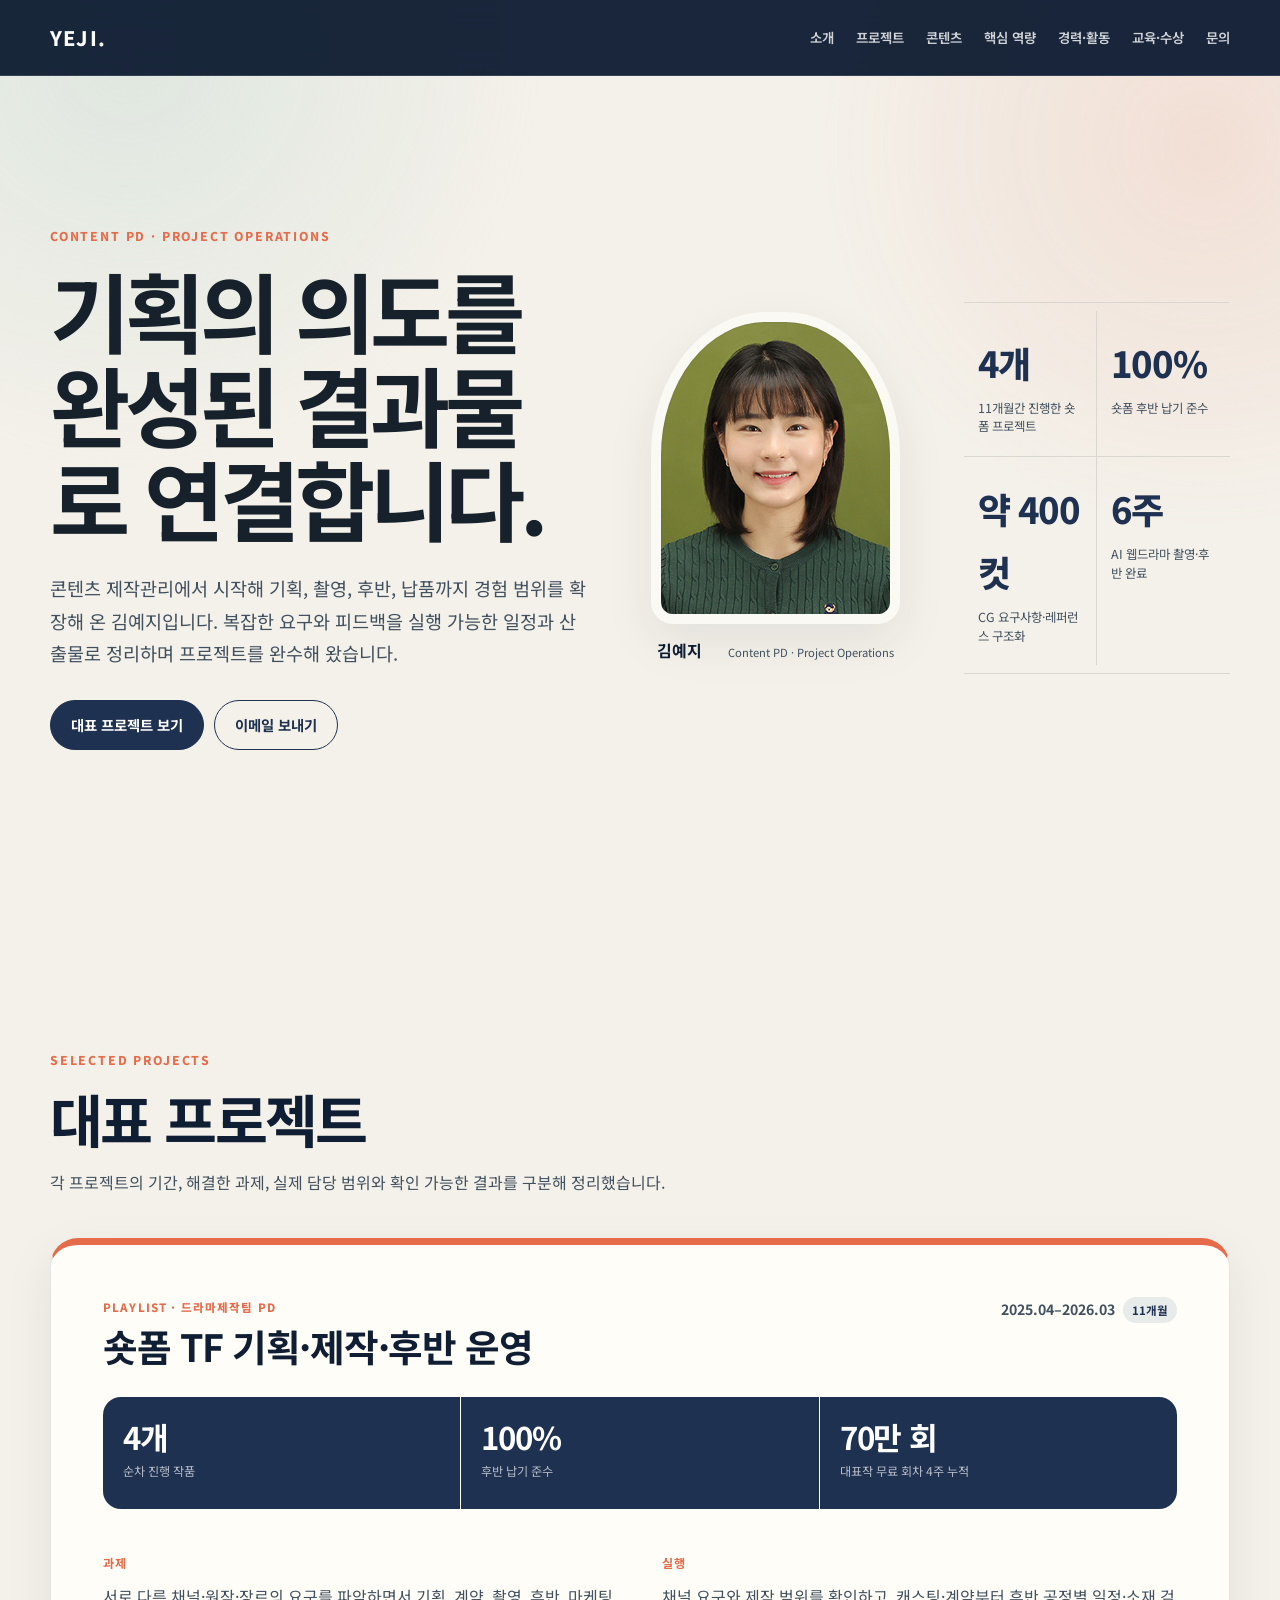
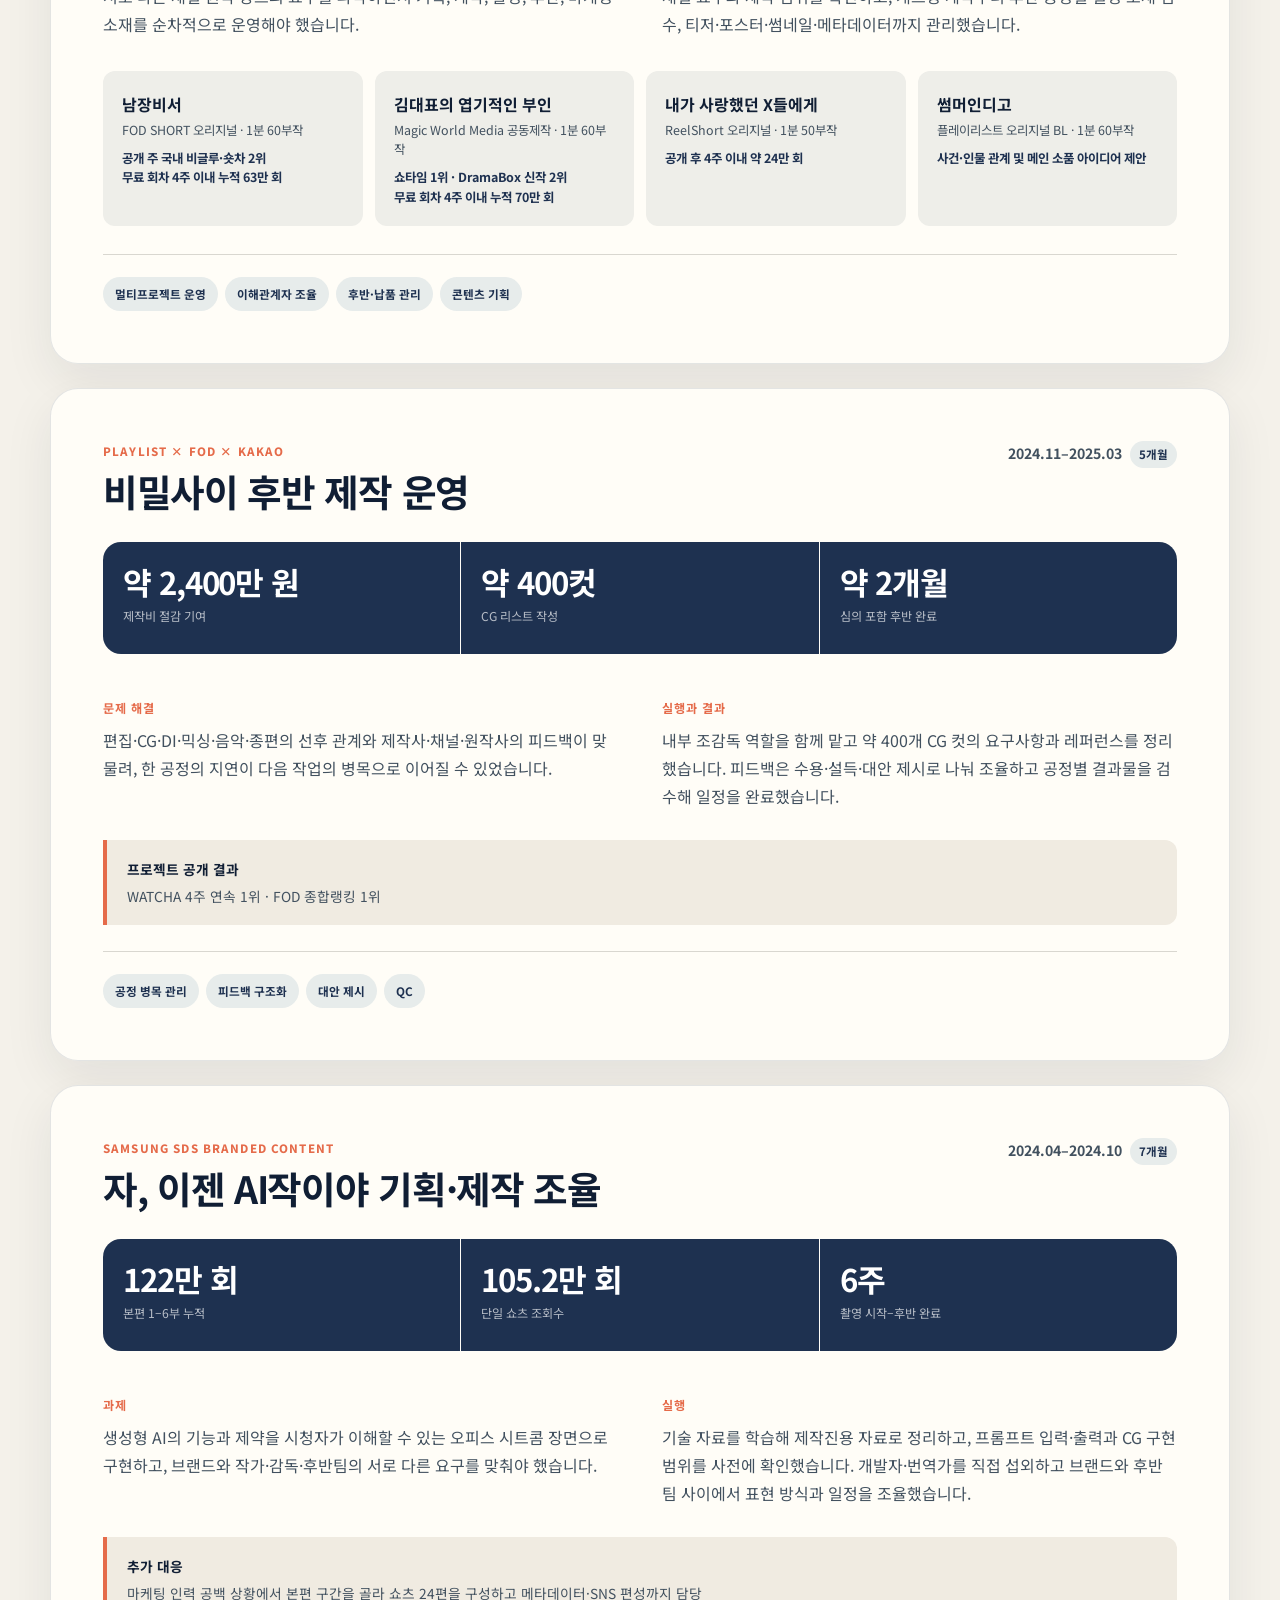
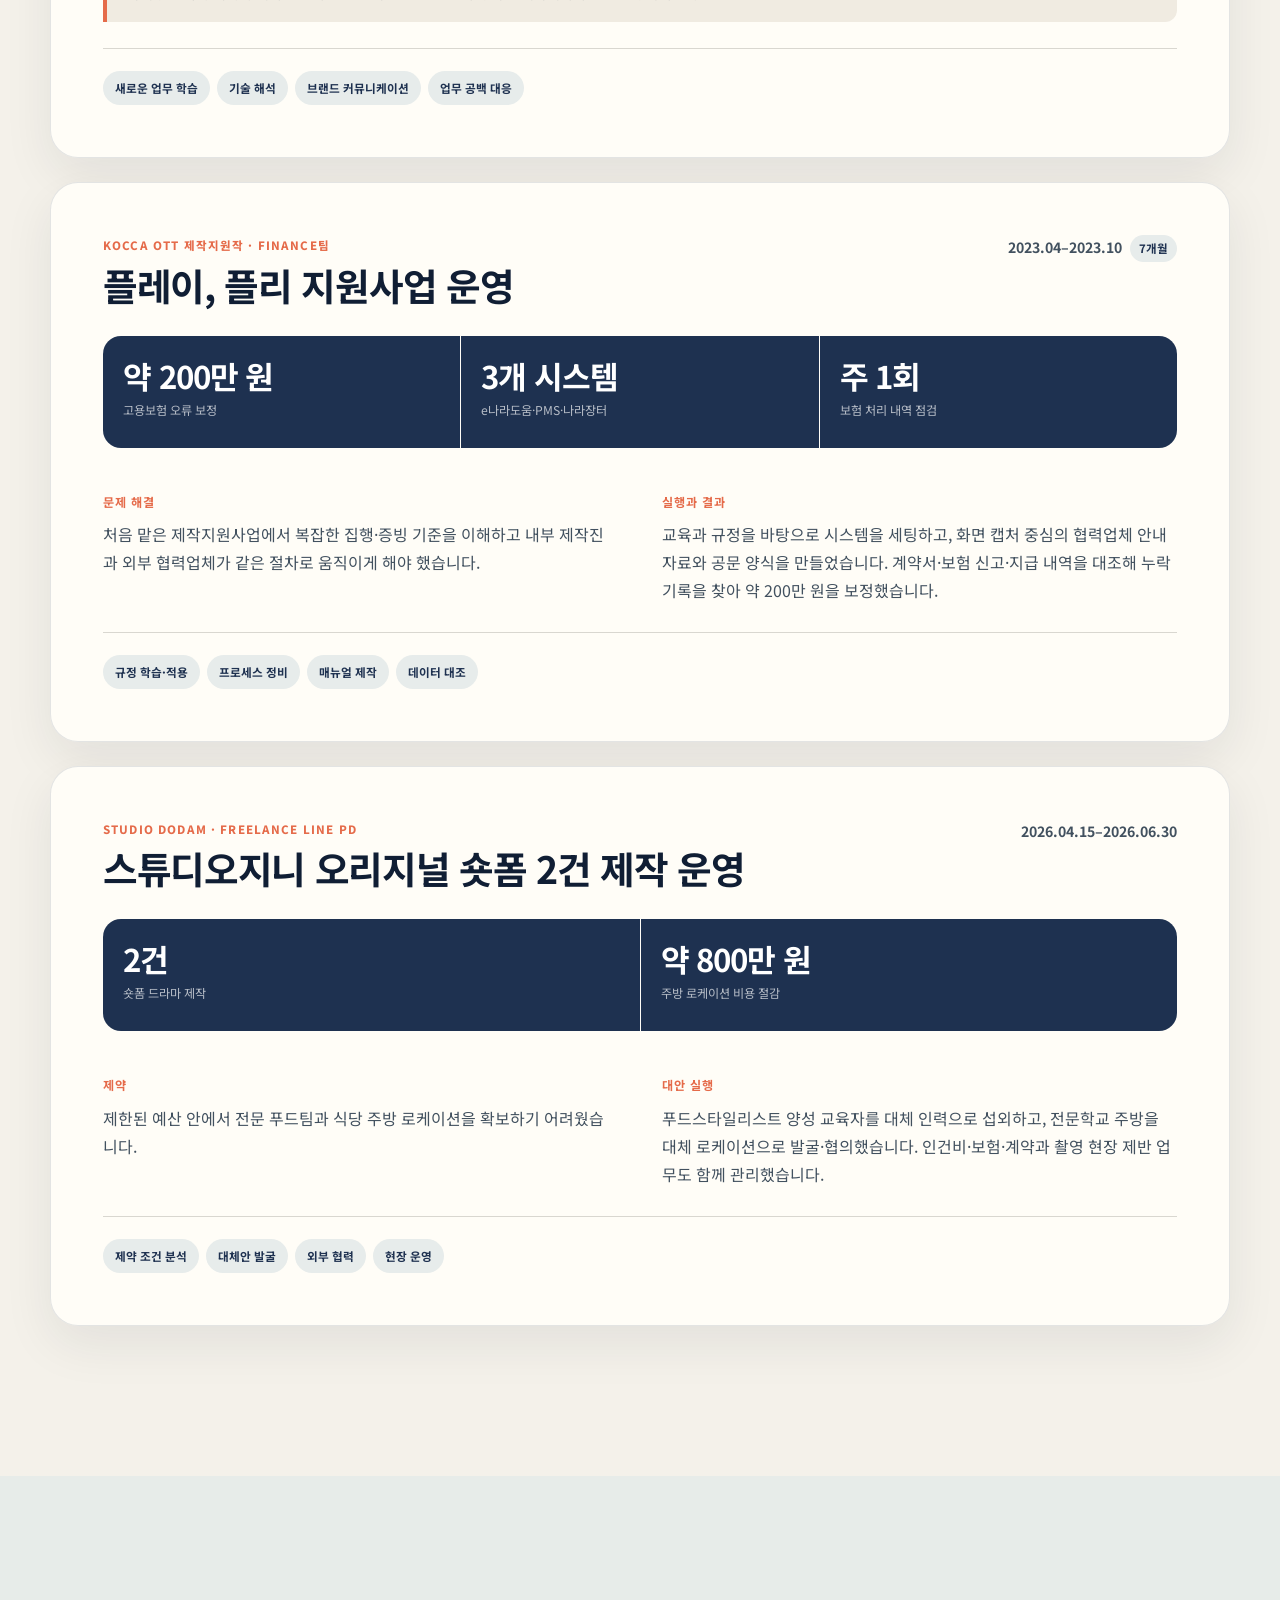
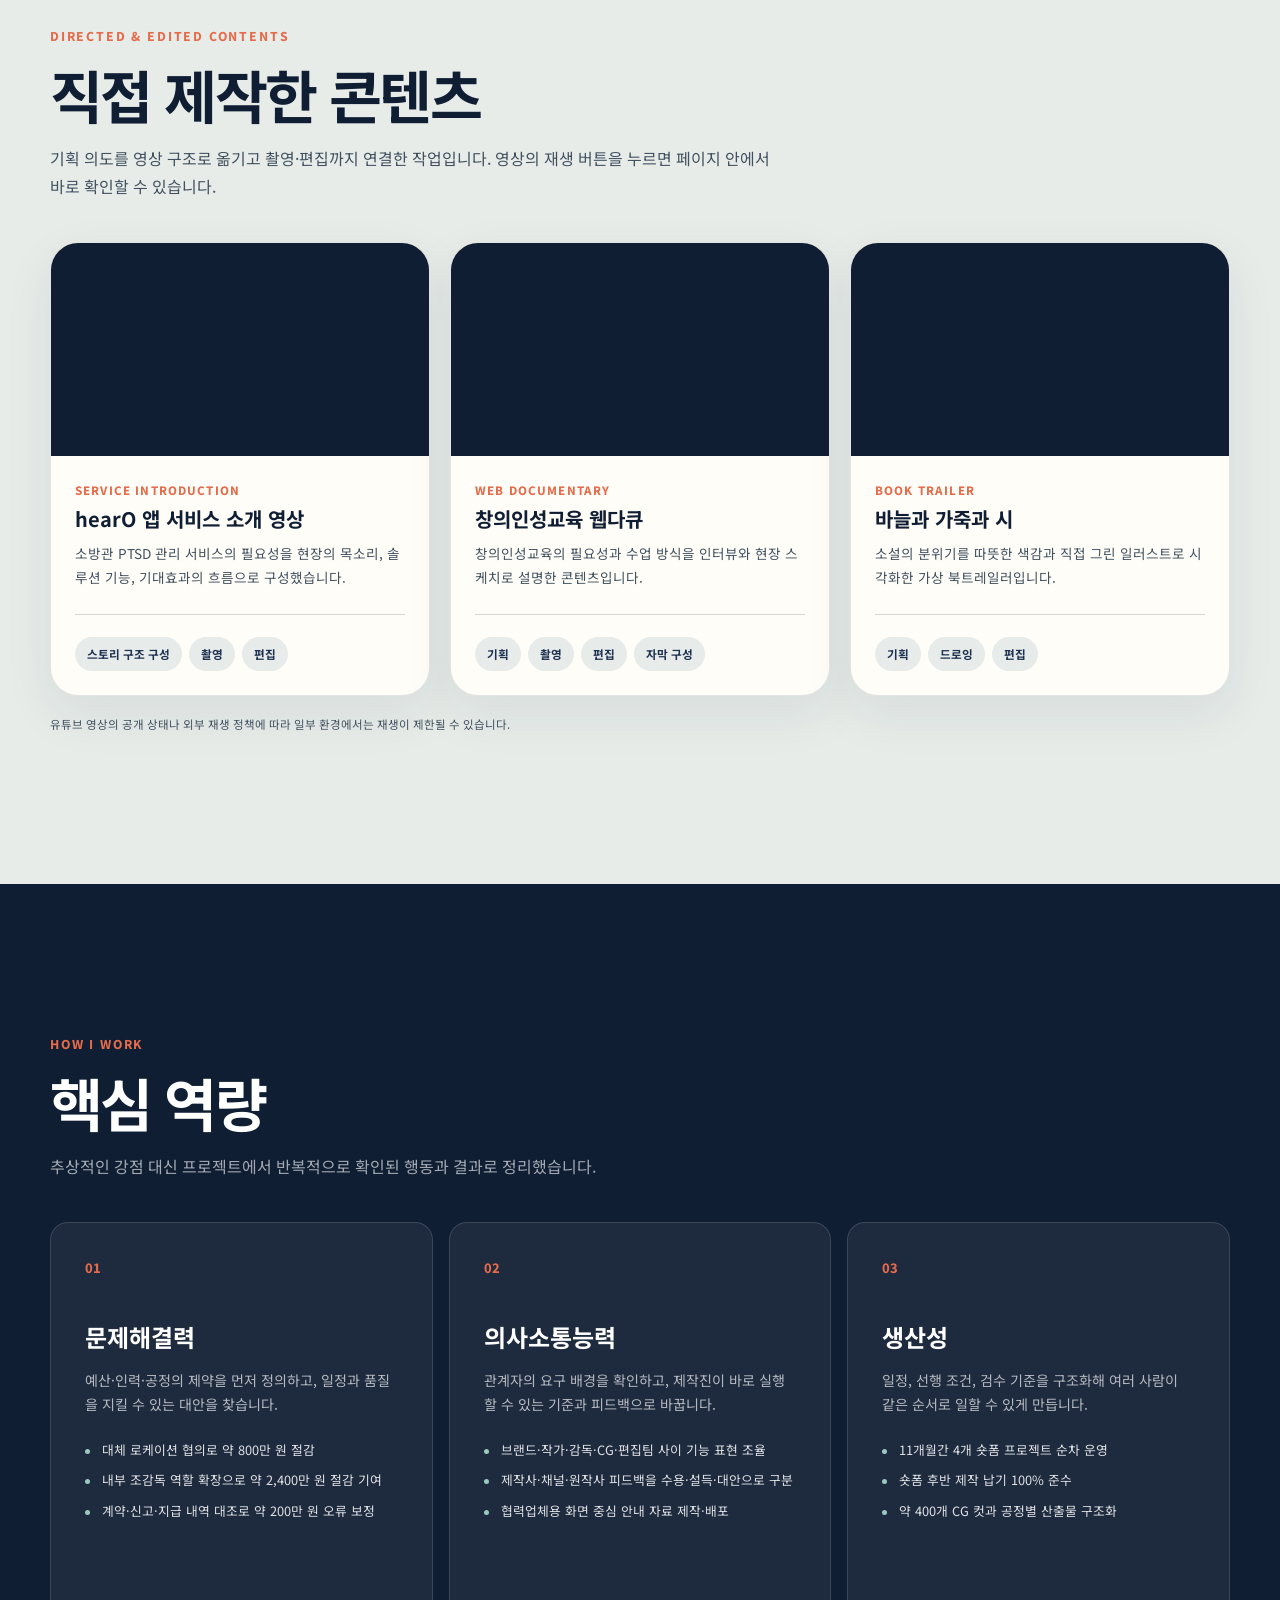
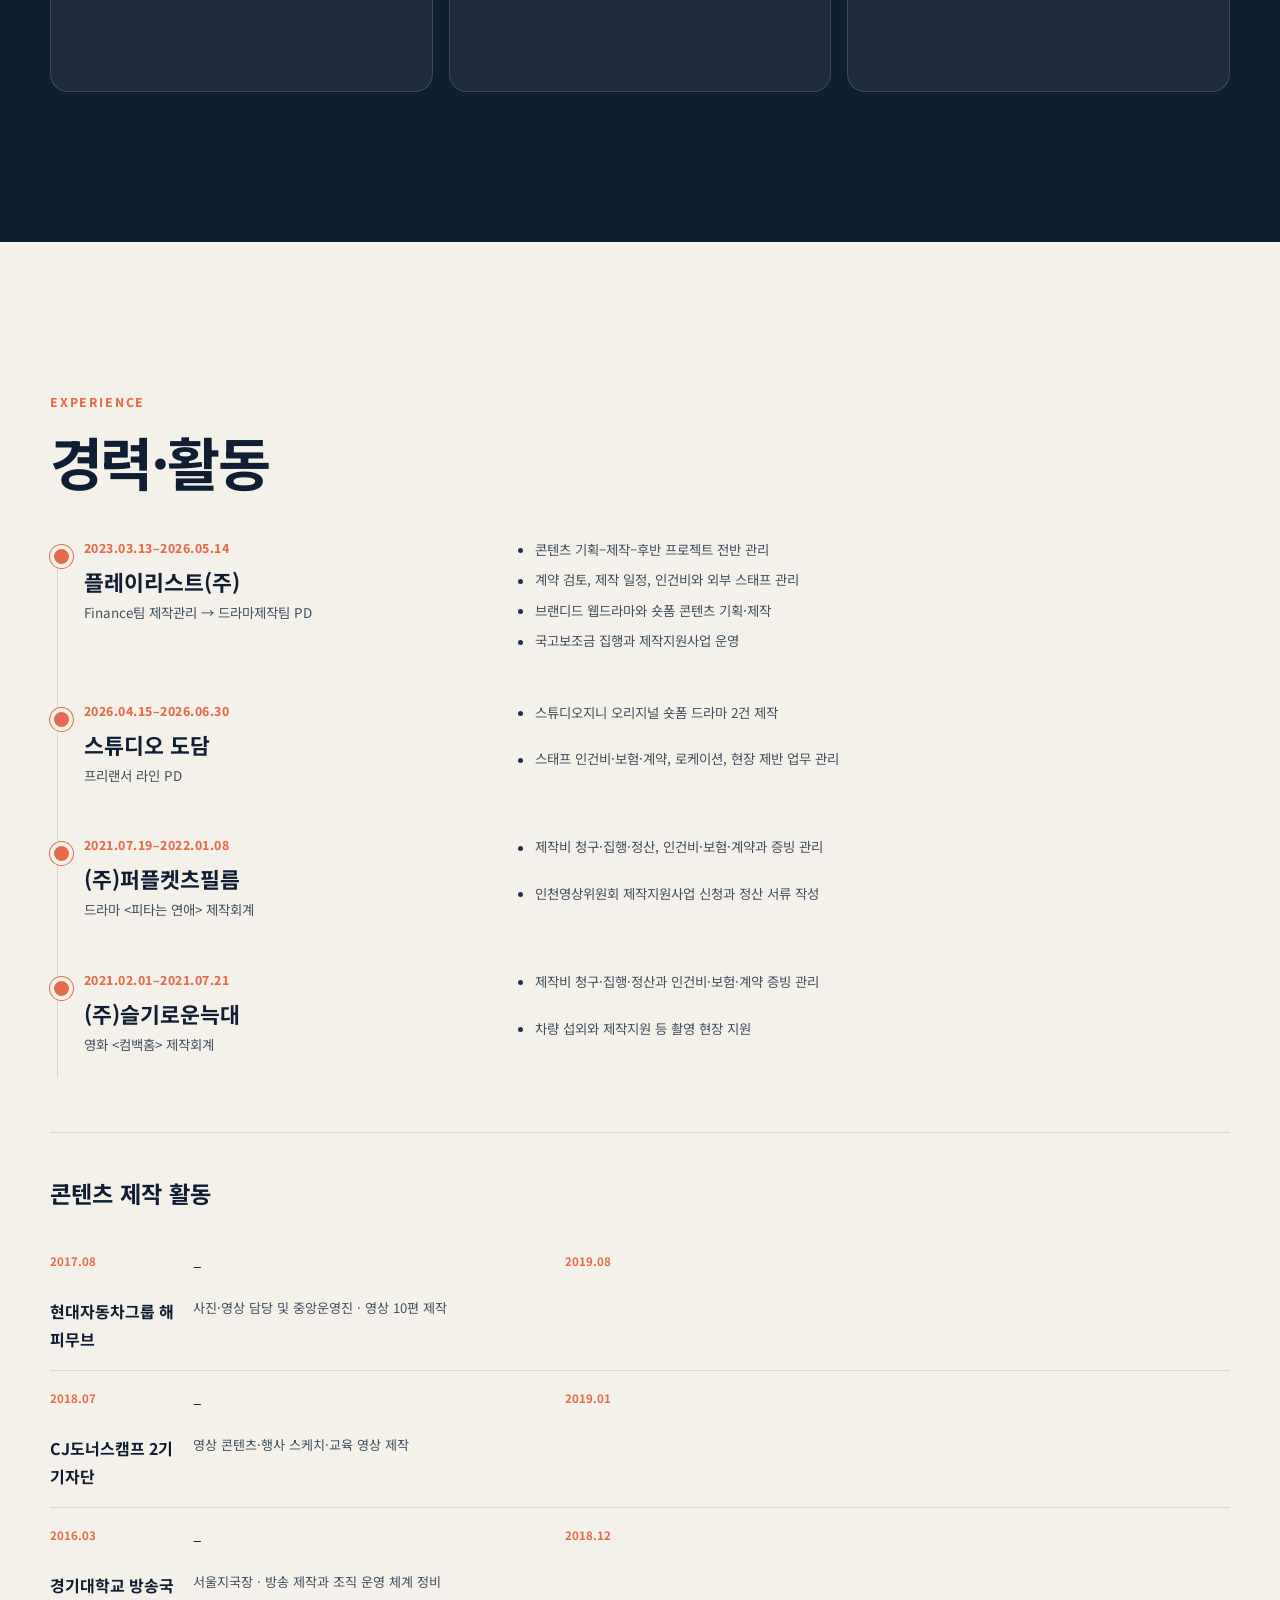
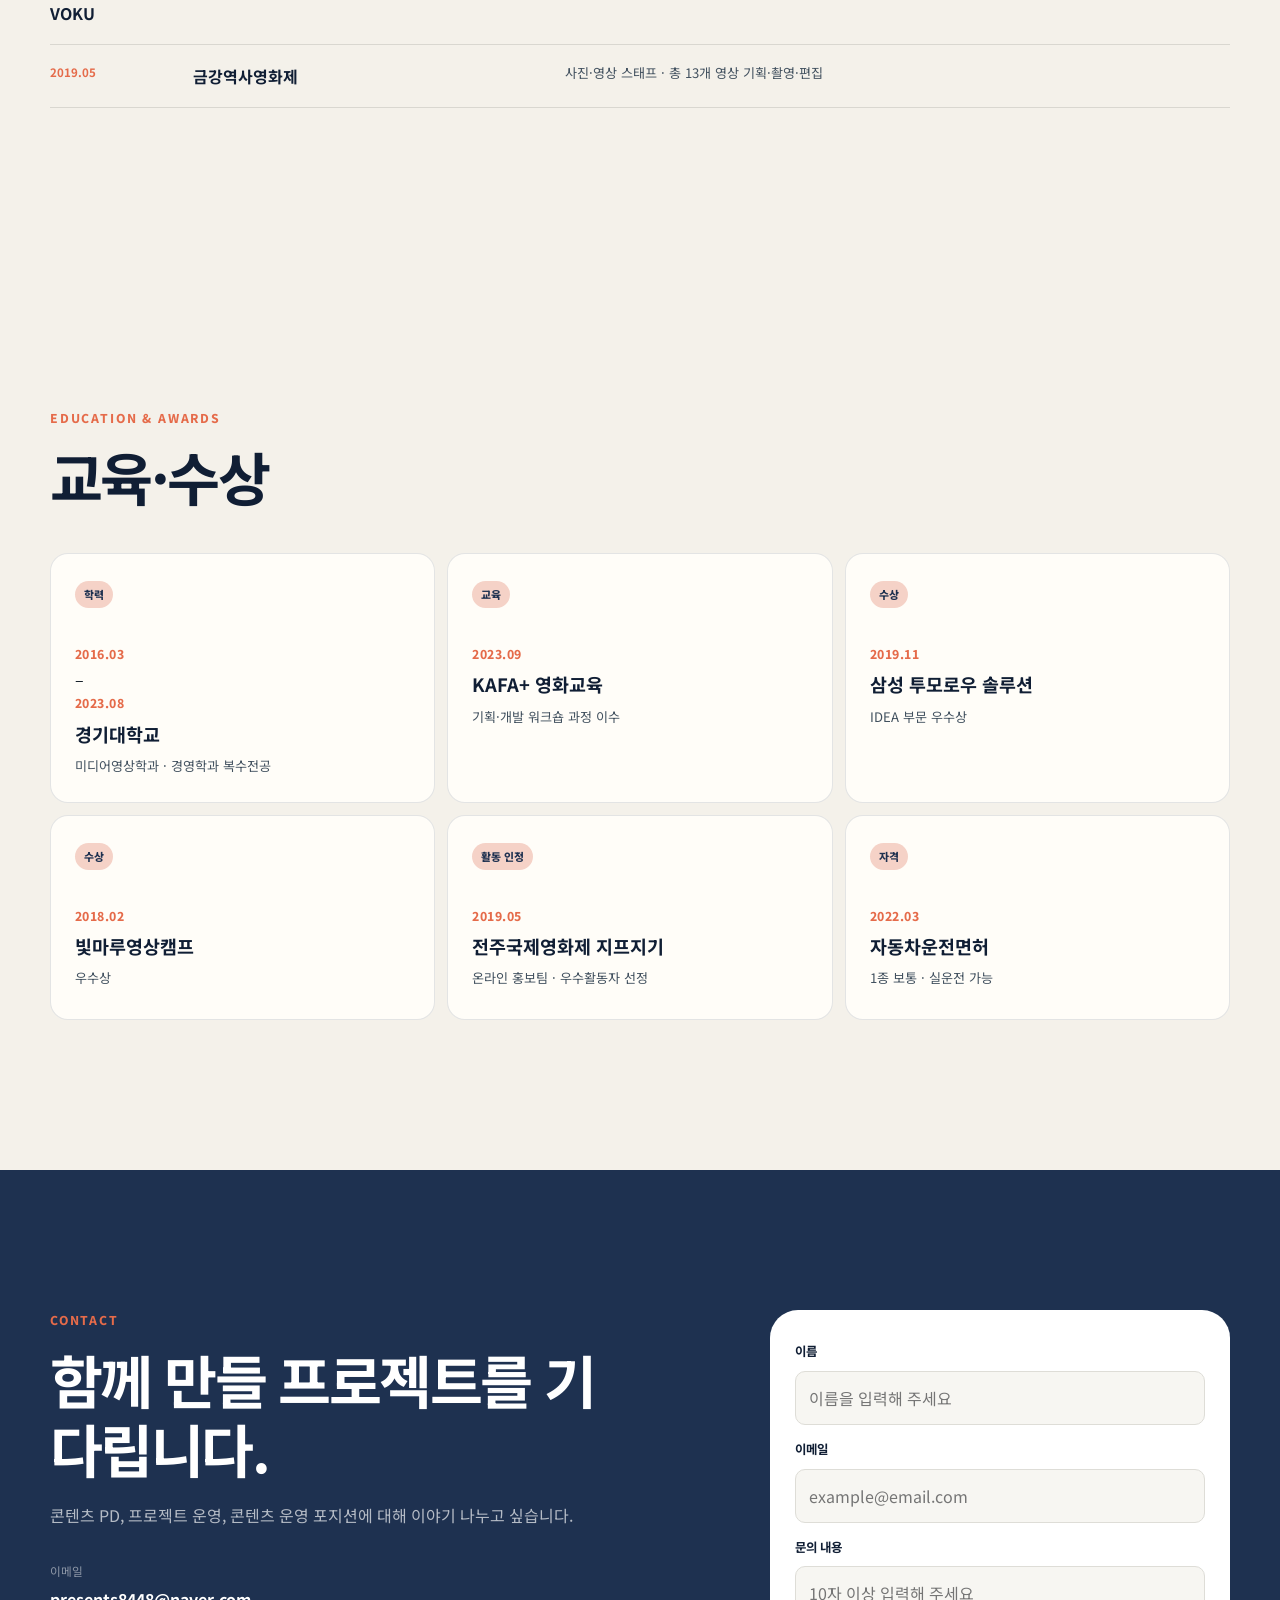
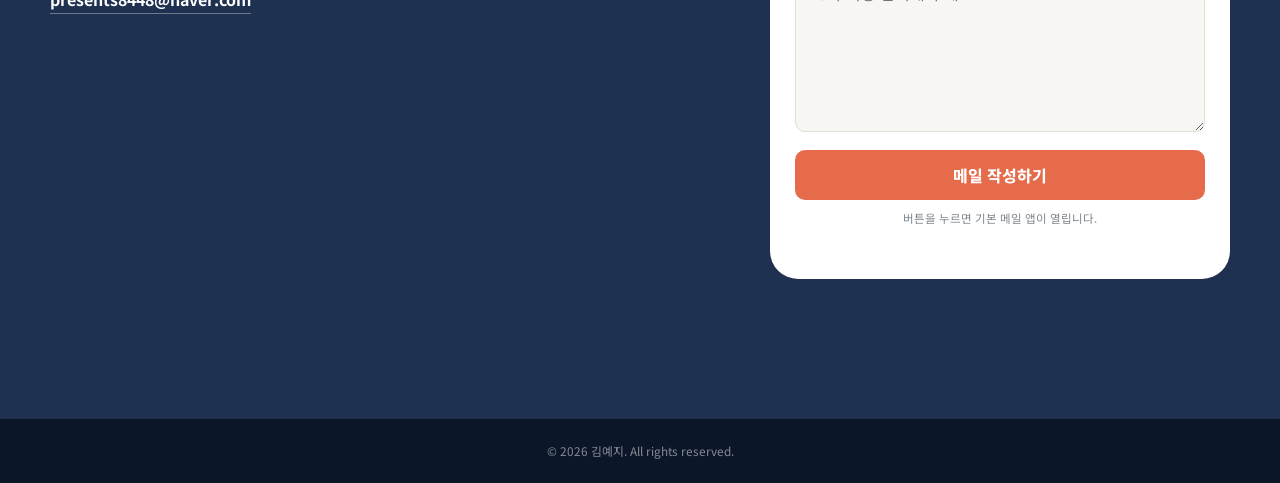
<file: public/index.html>
<!DOCTYPE html>
<html lang="ko">
<head>
  <meta charset="UTF-8">
  <meta name="viewport" content="width=device-width, initial-scale=1.0">
  <meta name="description" content="콘텐츠 기획부터 제작, 후반, 납품까지 프로젝트 전 과정을 관리해 온 김예지의 포트폴리오입니다.">
  <title>김예지 | 콘텐츠 PD·프로젝트 운영 포트폴리오</title>

  <link rel="preconnect" href="https://fonts.googleapis.com">
  <link rel="preconnect" href="https://fonts.gstatic.com" crossorigin>
  <link href="https://fonts.googleapis.com/css2?family=Noto+Sans+KR:wght@400;500;600;700;800&display=swap" rel="stylesheet">
  <link rel="stylesheet" href="./css/style.css">
  <script src="./js/script.js" defer></script>
</head>
<body>
  <a class="skip-link" href="#main-content">본문 바로가기</a>

  <header class="site-header">
    <a class="site-logo" href="#about" aria-label="김예지 포트폴리오 첫 화면으로 이동">
      <span aria-hidden="true">YEJI.</span>
      <span class="sr-only">김예지 포트폴리오</span>
    </a>
    <button type="button" id="menu-btn" aria-controls="main-nav" aria-label="메뉴 열기" aria-expanded="false">☰</button>
    <nav id="main-nav" aria-label="주요 메뉴">
      <ul>
        <li><a href="#about">소개</a></li>
        <li><a href="#projects">프로젝트</a></li>
        <li><a href="#contents">콘텐츠</a></li>
        <li><a href="#skills">핵심 역량</a></li>
        <li><a href="#career">경력·활동</a></li>
        <li><a href="#education">교육·수상</a></li>
        <li><a href="#contact">문의</a></li>
      </ul>
    </nav>
  </header>

  <main id="main-content">
    <section id="about" class="hero section-shell" aria-labelledby="about-title">
      <div class="hero-copy">
        <p class="eyebrow">CONTENT PD · PROJECT OPERATIONS</p>
        <h1 id="about-title">기획의 의도를<br>완성된 결과물로 연결합니다.</h1>
        <p class="hero-intro">
          콘텐츠 제작관리에서 시작해 기획, 촬영, 후반, 납품까지 경험 범위를 확장해 온 김예지입니다.
          복잡한 요구와 피드백을 실행 가능한 일정과 산출물로 정리하며 프로젝트를 완수해 왔습니다.
        </p>
        <div class="hero-actions">
          <a class="button button-primary" href="#projects">대표 프로젝트 보기</a>
          <a class="button button-secondary" href="mailto:presents8448@naver.com">이메일 보내기</a>
        </div>
      </div>

      <figure class="profile-visual">
        <div class="profile-frame">
          <!-- 프로필 사진을 dasi-na/img/profile.jpg 경로에 넣으면 자동으로 표시됩니다. -->
          <img id="profile-image" src="img/profile.jpg" alt="김예지 프로필 사진" width="720" height="900">
        </div>
        <figcaption>
          <strong>김예지</strong>
          <span>Content PD · Project Operations</span>
        </figcaption>
      </figure>

      <aside class="hero-proof" aria-label="대표 성과">
        <dl>
          <div>
            <dt>4개</dt>
            <dd>11개월간 진행한 숏폼 프로젝트</dd>
          </div>
          <div>
            <dt>100%</dt>
            <dd>숏폼 후반 납기 준수</dd>
          </div>
          <div>
            <dt>약 400컷</dt>
            <dd>CG 요구사항·레퍼런스 구조화</dd>
          </div>
          <div>
            <dt>6주</dt>
            <dd>AI 웹드라마 촬영·후반 완료</dd>
          </div>
        </dl>
      </aside>
    </section>

    <section id="projects" class="section-shell" aria-labelledby="projects-title">
      <div class="section-heading">
        <p class="eyebrow">SELECTED PROJECTS</p>
        <h2 id="projects-title">대표 프로젝트</h2>
        <p>각 프로젝트의 기간, 해결한 과제, 실제 담당 범위와 확인 가능한 결과를 구분해 정리했습니다.</p>
      </div>

      <div class="project-list">
        <article class="project-card featured">
          <header class="project-header">
            <div>
              <p class="project-kicker">PLAYLIST · 드라마제작팀 PD</p>
              <h3>숏폼 TF 기획·제작·후반 운영</h3>
            </div>
            <p class="project-period"><time datetime="2025-04">2025.04</time>–<time datetime="2026-03">2026.03</time> <span>11개월</span></p>
          </header>

          <div class="metric-grid" aria-label="숏폼 TF 주요 수치">
            <div><strong>4개</strong><span>순차 진행 작품</span></div>
            <div><strong>100%</strong><span>후반 납기 준수</span></div>
            <div><strong>70만 회</strong><span>대표작 무료 회차 4주 누적</span></div>
          </div>

          <div class="project-story">
            <div>
              <h4>과제</h4>
              <p>서로 다른 채널·원작·장르의 요구를 파악하면서 기획, 계약, 촬영, 후반, 마케팅 소재를 순차적으로 운영해야 했습니다.</p>
            </div>
            <div>
              <h4>실행</h4>
              <p>채널 요구와 제작 범위를 확인하고, 캐스팅·계약부터 후반 공정별 일정·소재 검수, 티저·포스터·썸네일·메타데이터까지 관리했습니다.</p>
            </div>
          </div>

          <div class="work-grid" aria-label="숏폼 TF 작품별 결과">
            <section>
              <h4>남장비서</h4>
              <p>FOD SHORT 오리지널 · 1분 60부작</p>
              <p class="result">공개 주 국내 비글루·숏차 2위<br>무료 회차 4주 이내 누적 63만 회</p>
            </section>
            <section>
              <h4>김대표의 엽기적인 부인</h4>
              <p>Magic World Media 공동제작 · 1분 60부작</p>
              <p class="result">쇼타임 1위 · DramaBox 신작 2위<br>무료 회차 4주 이내 누적 70만 회</p>
            </section>
            <section>
              <h4>내가 사랑했던 X들에게</h4>
              <p>ReelShort 오리지널 · 1분 50부작</p>
              <p class="result">공개 후 4주 이내 약 24만 회</p>
            </section>
            <section>
              <h4>썸머인디고</h4>
              <p>플레이리스트 오리지널 BL · 1분 60부작</p>
              <p class="result">사건·인물 관계 및 메인 소품 아이디어 제안</p>
            </section>
          </div>

          <ul class="tag-list" aria-label="숏폼 TF에서 확인되는 역량">
            <li>멀티프로젝트 운영</li>
            <li>이해관계자 조율</li>
            <li>후반·납품 관리</li>
            <li>콘텐츠 기획</li>
          </ul>
        </article>

        <article class="project-card">
          <header class="project-header">
            <div>
              <p class="project-kicker">PLAYLIST × FOD × KAKAO</p>
              <h3>비밀사이 후반 제작 운영</h3>
            </div>
            <p class="project-period"><time datetime="2024-11">2024.11</time>–<time datetime="2025-03">2025.03</time> <span>5개월</span></p>
          </header>

          <div class="metric-grid" aria-label="비밀사이 주요 수치">
            <div><strong>약 2,400만 원</strong><span>제작비 절감 기여</span></div>
            <div><strong>약 400컷</strong><span>CG 리스트 작성</span></div>
            <div><strong>약 2개월</strong><span>심의 포함 후반 완료</span></div>
          </div>

          <div class="project-story">
            <div>
              <h4>문제 해결</h4>
              <p>편집·CG·DI·믹싱·음악·종편의 선후 관계와 제작사·채널·원작사의 피드백이 맞물려, 한 공정의 지연이 다음 작업의 병목으로 이어질 수 있었습니다.</p>
            </div>
            <div>
              <h4>실행과 결과</h4>
              <p>내부 조감독 역할을 함께 맡고 약 400개 CG 컷의 요구사항과 레퍼런스를 정리했습니다. 피드백은 수용·설득·대안 제시로 나눠 조율하고 공정별 결과물을 검수해 일정을 완료했습니다.</p>
            </div>
          </div>

          <p class="project-outcome"><strong>프로젝트 공개 결과</strong> WATCHA 4주 연속 1위 · FOD 종합랭킹 1위</p>
          <ul class="tag-list" aria-label="비밀사이에서 확인되는 역량">
            <li>공정 병목 관리</li>
            <li>피드백 구조화</li>
            <li>대안 제시</li>
            <li>QC</li>
          </ul>
        </article>

        <article class="project-card">
          <header class="project-header">
            <div>
              <p class="project-kicker">SAMSUNG SDS BRANDED CONTENT</p>
              <h3>자, 이젠 AI작이야 기획·제작 조율</h3>
            </div>
            <p class="project-period"><time datetime="2024-04">2024.04</time>–<time datetime="2024-10">2024.10</time> <span>7개월</span></p>
          </header>

          <div class="metric-grid" aria-label="자 이젠 AI작이야 주요 수치">
            <div><strong>122만 회</strong><span>본편 1–6부 누적</span></div>
            <div><strong>105.2만 회</strong><span>단일 쇼츠 조회수</span></div>
            <div><strong>6주</strong><span>촬영 시작–후반 완료</span></div>
          </div>

          <div class="project-story">
            <div>
              <h4>과제</h4>
              <p>생성형 AI의 기능과 제약을 시청자가 이해할 수 있는 오피스 시트콤 장면으로 구현하고, 브랜드와 작가·감독·후반팀의 서로 다른 요구를 맞춰야 했습니다.</p>
            </div>
            <div>
              <h4>실행</h4>
              <p>기술 자료를 학습해 제작진용 자료로 정리하고, 프롬프트 입력·출력과 CG 구현 범위를 사전에 확인했습니다. 개발자·번역가를 직접 섭외하고 브랜드와 후반팀 사이에서 표현 방식과 일정을 조율했습니다.</p>
            </div>
          </div>

          <p class="project-outcome"><strong>추가 대응</strong> 마케팅 인력 공백 상황에서 본편 구간을 골라 쇼츠 24편을 구성하고 메타데이터·SNS 편성까지 담당</p>
          <ul class="tag-list" aria-label="자 이젠 AI작이야에서 확인되는 역량">
            <li>새로운 업무 학습</li>
            <li>기술 해석</li>
            <li>브랜드 커뮤니케이션</li>
            <li>업무 공백 대응</li>
          </ul>
        </article>

        <article class="project-card">
          <header class="project-header">
            <div>
              <p class="project-kicker">KOCCA OTT 제작지원작 · FINANCE팀</p>
              <h3>플레이, 플리 지원사업 운영</h3>
            </div>
            <p class="project-period"><time datetime="2023-04">2023.04</time>–<time datetime="2023-10">2023.10</time> <span>7개월</span></p>
          </header>

          <div class="metric-grid" aria-label="플레이 플리 주요 수치">
            <div><strong>약 200만 원</strong><span>고용보험 오류 보정</span></div>
            <div><strong>3개 시스템</strong><span>e나라도움·PMS·나라장터</span></div>
            <div><strong>주 1회</strong><span>보험 처리 내역 점검</span></div>
          </div>

          <div class="project-story">
            <div>
              <h4>문제 해결</h4>
              <p>처음 맡은 제작지원사업에서 복잡한 집행·증빙 기준을 이해하고 내부 제작진과 외부 협력업체가 같은 절차로 움직이게 해야 했습니다.</p>
            </div>
            <div>
              <h4>실행과 결과</h4>
              <p>교육과 규정을 바탕으로 시스템을 세팅하고, 화면 캡처 중심의 협력업체 안내 자료와 공문 양식을 만들었습니다. 계약서·보험 신고·지급 내역을 대조해 누락 기록을 찾아 약 200만 원을 보정했습니다.</p>
            </div>
          </div>

          <ul class="tag-list" aria-label="플레이 플리에서 확인되는 역량">
            <li>규정 학습·적용</li>
            <li>프로세스 정비</li>
            <li>매뉴얼 제작</li>
            <li>데이터 대조</li>
          </ul>
        </article>

        <article class="project-card">
          <header class="project-header">
            <div>
              <p class="project-kicker">STUDIO DODAM · FREELANCE LINE PD</p>
              <h3>스튜디오지니 오리지널 숏폼 2건 제작 운영</h3>
            </div>
            <p class="project-period"><time datetime="2026-04-15">2026.04.15</time>–<time datetime="2026-06-30">2026.06.30</time></p>
          </header>

          <div class="metric-grid compact" aria-label="프리랜서 라인 PD 주요 수치">
            <div><strong>2건</strong><span>숏폼 드라마 제작</span></div>
            <div><strong>약 800만 원</strong><span>주방 로케이션 비용 절감</span></div>
          </div>

          <div class="project-story">
            <div>
              <h4>제약</h4>
              <p>제한된 예산 안에서 전문 푸드팀과 식당 주방 로케이션을 확보하기 어려웠습니다.</p>
            </div>
            <div>
              <h4>대안 실행</h4>
              <p>푸드스타일리스트 양성 교육자를 대체 인력으로 섭외하고, 전문학교 주방을 대체 로케이션으로 발굴·협의했습니다. 인건비·보험·계약과 촬영 현장 제반 업무도 함께 관리했습니다.</p>
            </div>
          </div>

          <ul class="tag-list" aria-label="프리랜서 라인 PD 경험에서 확인되는 역량">
            <li>제약 조건 분석</li>
            <li>대체안 발굴</li>
            <li>외부 협력</li>
            <li>현장 운영</li>
          </ul>
        </article>
      </div>
    </section>

    <section id="contents" class="contents-section" aria-labelledby="contents-title">
      <div class="section-shell">
        <div class="section-heading">
          <p class="eyebrow">DIRECTED & EDITED CONTENTS</p>
          <h2 id="contents-title">직접 제작한 콘텐츠</h2>
          <p>기획 의도를 영상 구조로 옮기고 촬영·편집까지 연결한 작업입니다. 영상의 재생 버튼을 누르면 페이지 안에서 바로 확인할 수 있습니다.</p>
        </div>

        <div class="content-grid">
          <article class="content-card">
            <div class="video-frame">
              <iframe
                src="https://www.youtube-nocookie.com/embed/kijVARdLB6A"
                title="hearO 앱 서비스 소개 영상"
                loading="lazy"
                referrerpolicy="strict-origin-when-cross-origin"
                allow="accelerometer; autoplay; clipboard-write; encrypted-media; gyroscope; picture-in-picture; web-share"
                allowfullscreen></iframe>
            </div>
            <div class="content-copy">
              <p class="content-type">SERVICE INTRODUCTION</p>
              <h3>hearO 앱 서비스 소개 영상</h3>
              <p>소방관 PTSD 관리 서비스의 필요성을 현장의 목소리, 솔루션 기능, 기대효과의 흐름으로 구성했습니다.</p>
              <ul class="tag-list" aria-label="hearO 영상 작업 범위">
                <li>스토리 구조 구성</li>
                <li>촬영</li>
                <li>편집</li>
              </ul>
            </div>
          </article>

          <article class="content-card">
            <div class="video-frame">
              <iframe
                src="https://www.youtube-nocookie.com/embed/lEyUhYKPR84"
                title="CJ도너스캠프 창의인성교육 웹다큐"
                loading="lazy"
                referrerpolicy="strict-origin-when-cross-origin"
                allow="accelerometer; autoplay; clipboard-write; encrypted-media; gyroscope; picture-in-picture; web-share"
                allowfullscreen></iframe>
            </div>
            <div class="content-copy">
              <p class="content-type">WEB DOCUMENTARY</p>
              <h3>창의인성교육 웹다큐</h3>
              <p>창의인성교육의 필요성과 수업 방식을 인터뷰와 현장 스케치로 설명한 콘텐츠입니다.</p>
              <ul class="tag-list" aria-label="창의인성교육 영상 작업 범위">
                <li>기획</li>
                <li>촬영</li>
                <li>편집</li>
                <li>자막 구성</li>
              </ul>
            </div>
          </article>

          <article class="content-card">
            <div class="video-frame">
              <iframe
                src="https://www.youtube-nocookie.com/embed/w0iKNhu5nec"
                title="바늘과 가죽과 시 북트레일러"
                loading="lazy"
                referrerpolicy="strict-origin-when-cross-origin"
                allow="accelerometer; autoplay; clipboard-write; encrypted-media; gyroscope; picture-in-picture; web-share"
                allowfullscreen></iframe>
            </div>
            <div class="content-copy">
              <p class="content-type">BOOK TRAILER</p>
              <h3>바늘과 가죽과 시</h3>
              <p>소설의 분위기를 따뜻한 색감과 직접 그린 일러스트로 시각화한 가상 북트레일러입니다.</p>
              <ul class="tag-list" aria-label="바늘과 가죽과 시 영상 작업 범위">
                <li>기획</li>
                <li>드로잉</li>
                <li>편집</li>
              </ul>
            </div>
          </article>
        </div>

        <p class="embed-note">유튜브 영상의 공개 상태나 외부 재생 정책에 따라 일부 환경에서는 재생이 제한될 수 있습니다.</p>
      </div>
    </section>

    <section id="skills" class="skills-section" aria-labelledby="skills-title">
      <div class="section-shell">
        <div class="section-heading light">
          <p class="eyebrow">HOW I WORK</p>
          <h2 id="skills-title">핵심 역량</h2>
          <p>추상적인 강점 대신 프로젝트에서 반복적으로 확인된 행동과 결과로 정리했습니다.</p>
        </div>

        <div class="skill-grid">
          <article>
            <span class="skill-number">01</span>
            <h3>문제해결력</h3>
            <p>예산·인력·공정의 제약을 먼저 정의하고, 일정과 품질을 지킬 수 있는 대안을 찾습니다.</p>
            <ul>
              <li>대체 로케이션 협의로 약 800만 원 절감</li>
              <li>내부 조감독 역할 확장으로 약 2,400만 원 절감 기여</li>
              <li>계약·신고·지급 내역 대조로 약 200만 원 오류 보정</li>
            </ul>
          </article>
          <article>
            <span class="skill-number">02</span>
            <h3>의사소통능력</h3>
            <p>관계자의 요구 배경을 확인하고, 제작진이 바로 실행할 수 있는 기준과 피드백으로 바꿉니다.</p>
            <ul>
              <li>브랜드·작가·감독·CG·편집팀 사이 기능 표현 조율</li>
              <li>제작사·채널·원작사 피드백을 수용·설득·대안으로 구분</li>
              <li>협력업체용 화면 중심 안내 자료 제작·배포</li>
            </ul>
          </article>
          <article>
            <span class="skill-number">03</span>
            <h3>생산성</h3>
            <p>일정, 선행 조건, 검수 기준을 구조화해 여러 사람이 같은 순서로 일할 수 있게 만듭니다.</p>
            <ul>
              <li>11개월간 4개 숏폼 프로젝트 순차 운영</li>
              <li>숏폼 후반 제작 납기 100% 준수</li>
              <li>약 400개 CG 컷과 공정별 산출물 구조화</li>
            </ul>
          </article>
        </div>
      </div>
    </section>

    <section id="career" class="section-shell" aria-labelledby="career-title">
      <div class="section-heading">
        <p class="eyebrow">EXPERIENCE</p>
        <h2 id="career-title">경력·활동</h2>
      </div>

      <div class="timeline">
        <article class="timeline-item">
          <header>
            <p class="timeline-date"><time datetime="2023-03-13">2023.03.13</time>–<time datetime="2026-05-14">2026.05.14</time></p>
            <h3>플레이리스트(주)</h3>
            <p>Finance팀 제작관리 → 드라마제작팀 PD</p>
          </header>
          <ul>
            <li>콘텐츠 기획–제작–후반 프로젝트 전반 관리</li>
            <li>계약 검토, 제작 일정, 인건비와 외부 스태프 관리</li>
            <li>브랜디드 웹드라마와 숏폼 콘텐츠 기획·제작</li>
            <li>국고보조금 집행과 제작지원사업 운영</li>
          </ul>
        </article>

        <article class="timeline-item">
          <header>
            <p class="timeline-date"><time datetime="2026-04-15">2026.04.15</time>–<time datetime="2026-06-30">2026.06.30</time></p>
            <h3>스튜디오 도담</h3>
            <p>프리랜서 라인 PD</p>
          </header>
          <ul>
            <li>스튜디오지니 오리지널 숏폼 드라마 2건 제작</li>
            <li>스태프 인건비·보험·계약, 로케이션, 현장 제반 업무 관리</li>
          </ul>
        </article>

        <article class="timeline-item">
          <header>
            <p class="timeline-date"><time datetime="2021-07-19">2021.07.19</time>–<time datetime="2022-01-08">2022.01.08</time></p>
            <h3>(주)퍼플켓츠필름</h3>
            <p>드라마 &lt;피타는 연애&gt; 제작회계</p>
          </header>
          <ul>
            <li>제작비 청구·집행·정산, 인건비·보험·계약과 증빙 관리</li>
            <li>인천영상위원회 제작지원사업 신청과 정산 서류 작성</li>
          </ul>
        </article>

        <article class="timeline-item">
          <header>
            <p class="timeline-date"><time datetime="2021-02-01">2021.02.01</time>–<time datetime="2021-07-21">2021.07.21</time></p>
            <h3>(주)슬기로운늑대</h3>
            <p>영화 &lt;컴백홈&gt; 제작회계</p>
          </header>
          <ul>
            <li>제작비 청구·집행·정산과 인건비·보험·계약 증빙 관리</li>
            <li>차량 섭외와 제작지원 등 촬영 현장 지원</li>
          </ul>
        </article>
      </div>

      <div class="activity-block">
        <h3>콘텐츠 제작 활동</h3>
        <ul class="activity-list">
          <li>
            <time datetime="2017-08">2017.08</time>–<time datetime="2019-08">2019.08</time>
            <strong>현대자동차그룹 해피무브</strong>
            <span>사진·영상 담당 및 중앙운영진 · 영상 10편 제작</span>
          </li>
          <li>
            <time datetime="2018-07">2018.07</time>–<time datetime="2019-01">2019.01</time>
            <strong>CJ도너스캠프 2기 기자단</strong>
            <span>영상 콘텐츠·행사 스케치·교육 영상 제작</span>
          </li>
          <li>
            <time datetime="2016-03">2016.03</time>–<time datetime="2018-12">2018.12</time>
            <strong>경기대학교 방송국 VOKU</strong>
            <span>서울지국장 · 방송 제작과 조직 운영 체계 정비</span>
          </li>
          <li>
            <time datetime="2019-05">2019.05</time>
            <strong>금강역사영화제</strong>
            <span>사진·영상 스태프 · 총 13개 영상 기획·촬영·편집</span>
          </li>
        </ul>
      </div>
    </section>

    <section id="education" class="section-shell" aria-labelledby="education-title">
      <div class="section-heading">
        <p class="eyebrow">EDUCATION & AWARDS</p>
        <h2 id="education-title">교육·수상</h2>
      </div>

      <div class="credential-grid">
        <article>
          <p class="credential-type">학력</p>
          <time datetime="2016-03">2016.03</time>–<time datetime="2023-08">2023.08</time>
          <h3>경기대학교</h3>
          <p>미디어영상학과 · 경영학과 복수전공</p>
        </article>
        <article>
          <p class="credential-type">교육</p>
          <time datetime="2023-09">2023.09</time>
          <h3>KAFA+ 영화교육</h3>
          <p>기획·개발 워크숍 과정 이수</p>
        </article>
        <article>
          <p class="credential-type">수상</p>
          <time datetime="2019-11">2019.11</time>
          <h3>삼성 투모로우 솔루션</h3>
          <p>IDEA 부문 우수상</p>
        </article>
        <article>
          <p class="credential-type">수상</p>
          <time datetime="2018-02">2018.02</time>
          <h3>빛마루영상캠프</h3>
          <p>우수상</p>
        </article>
        <article>
          <p class="credential-type">활동 인정</p>
          <time datetime="2019-05">2019.05</time>
          <h3>전주국제영화제 지프지기</h3>
          <p>온라인 홍보팀 · 우수활동자 선정</p>
        </article>
        <article>
          <p class="credential-type">자격</p>
          <time datetime="2022-03">2022.03</time>
          <h3>자동차운전면허</h3>
          <p>1종 보통 · 실운전 가능</p>
        </article>
      </div>
    </section>

    <section id="contact" class="contact-section" aria-labelledby="contact-title">
      <div class="section-shell contact-grid">
        <div>
          <p class="eyebrow">CONTACT</p>
          <h2 id="contact-title">함께 만들 프로젝트를 기다립니다.</h2>
          <p>콘텐츠 PD, 프로젝트 운영, 콘텐츠 운영 포지션에 대해 이야기 나누고 싶습니다.</p>
          <address>
            <span>이메일</span>
            <a href="mailto:presents8448@naver.com">presents8448@naver.com</a>
          </address>
        </div>

        <form id="contact-form" data-recipient="presents8448@naver.com" novalidate>
          <label for="name">이름</label>
          <input type="text" id="name" name="name" autocomplete="name" placeholder="이름을 입력해 주세요" required>

          <label for="email">이메일</label>
          <input type="email" id="email" name="email" autocomplete="email" placeholder="example@email.com" required>

          <label for="message">문의 내용</label>
          <textarea id="message" name="message" rows="5" placeholder="10자 이상 입력해 주세요" required></textarea>

          <button type="submit">메일 작성하기</button>
          <p class="form-note">버튼을 누르면 기본 메일 앱이 열립니다.</p>
          <p id="form-msg" aria-live="polite"></p>
        </form>
      </div>
    </section>
  </main>

  <footer>
    <p>&copy; <span id="current-year">2026</span> 김예지. All rights reserved.</p>
  </footer>

  <button type="button" id="top-btn" aria-label="맨 위로 가기">↑</button>
</body>
</html>
</file>
<file: public/css/style.css>
:root {
  --ink: #17212b;
  --ink-soft: #42515f;
  --paper: #f4f1ea;
  --surface: #fffdf8;
  --line: #d9d7d0;
  --navy: #1e3150;
  --navy-deep: #101e34;
  --accent: #e56b4a;
  --accent-soft: #f5d2c7;
  --mint: #9cc9bf;
  --shadow: 0 18px 50px rgba(20, 35, 52, 0.08);
  --radius-lg: 28px;
  --radius-md: 18px;
  --radius-sm: 12px;
  --content-width: 1180px;
}

* {
  box-sizing: border-box;
  margin: 0;
  padding: 0;
}

html {
  scroll-behavior: smooth;
}

body {
  min-width: 320px;
  color: var(--ink);
  background: var(--paper);
  font-family: "Noto Sans KR", sans-serif;
  line-height: 1.75;
  overflow-wrap: break-word;
}

body::before {
  position: fixed;
  inset: 0;
  z-index: -1;
  content: "";
  background:
    radial-gradient(circle at 10% 6%, rgba(156, 201, 191, 0.24), transparent 26rem),
    radial-gradient(circle at 94% 16%, rgba(229, 107, 74, 0.13), transparent 24rem);
  pointer-events: none;
}

a {
  color: inherit;
  text-decoration: none;
}

button,
input,
textarea {
  font: inherit;
}

button,
a {
  -webkit-tap-highlight-color: transparent;
}

ul {
  list-style: none;
}

img,
iframe {
  display: block;
  max-width: 100%;
}

.sr-only {
  position: absolute;
  width: 1px;
  height: 1px;
  padding: 0;
  margin: -1px;
  overflow: hidden;
  clip: rect(0, 0, 0, 0);
  white-space: nowrap;
  border: 0;
}

.skip-link {
  position: fixed;
  top: 10px;
  left: 10px;
  z-index: 100;
  padding: 10px 16px;
  color: #fff;
  background: var(--navy-deep);
  border-radius: 8px;
  transform: translateY(-150%);
}

.skip-link:focus {
  transform: translateY(0);
}

.section-shell {
  width: min(calc(100% - 40px), var(--content-width));
  margin-inline: auto;
}

.site-header {
  position: sticky;
  top: 0;
  z-index: 50;
  display: flex;
  flex-wrap: wrap;
  align-items: center;
  justify-content: space-between;
  min-height: 68px;
  padding: 12px max(20px, calc((100vw - var(--content-width)) / 2));
  color: #fff;
  background: rgba(16, 30, 52, 0.96);
  border-bottom: 1px solid rgba(255, 255, 255, 0.12);
  backdrop-filter: blur(14px);
}

.site-logo {
  font-size: 1.25rem;
  font-weight: 800;
  letter-spacing: 0.06em;
}

#menu-btn {
  display: grid;
  width: 44px;
  height: 44px;
  color: #fff;
  background: transparent;
  border: 1px solid rgba(255, 255, 255, 0.24);
  border-radius: 50%;
  place-items: center;
  cursor: pointer;
}

#main-nav {
  display: none;
  width: 100%;
  padding-top: 12px;
}

#main-nav.open {
  display: block;
}

#main-nav ul {
  display: grid;
}

#main-nav a {
  display: block;
  padding: 11px 2px;
  color: rgba(255, 255, 255, 0.8);
  border-top: 1px solid rgba(255, 255, 255, 0.12);
  font-size: 0.9rem;
  font-weight: 600;
}

#main-nav a:hover,
#main-nav a:focus-visible {
  color: #fff;
}

.hero {
  display: grid;
  gap: 34px;
  min-height: calc(100svh - 68px);
  padding-block: clamp(72px, 10vw, 138px);
  align-items: center;
}

.eyebrow {
  margin-bottom: 14px;
  color: var(--accent);
  font-size: 0.76rem;
  font-weight: 800;
  letter-spacing: 0.15em;
}

.hero h1 {
  max-width: 830px;
  font-size: clamp(2.55rem, 8vw, 5.45rem);
  line-height: 1.08;
  letter-spacing: -0.055em;
}

.hero-intro {
  max-width: 680px;
  margin-top: 28px;
  color: var(--ink-soft);
  font-size: clamp(1rem, 2vw, 1.16rem);
}

.hero-actions {
  display: flex;
  flex-wrap: wrap;
  gap: 10px;
  margin-top: 30px;
}

.button {
  display: inline-flex;
  min-height: 50px;
  padding: 0 20px;
  align-items: center;
  justify-content: center;
  border: 1px solid var(--navy);
  border-radius: 999px;
  font-size: 0.9rem;
  font-weight: 700;
  transition: transform 0.2s ease, background 0.2s ease, color 0.2s ease;
}

.button:hover {
  transform: translateY(-2px);
}

.button-primary {
  color: #fff;
  background: var(--navy);
}

.button-secondary {
  color: var(--navy);
}

.button-secondary:hover {
  color: #fff;
  background: var(--navy);
}

.profile-visual {
  max-width: 420px;
  margin-inline: auto;
}

.profile-frame {
  position: relative;
  overflow: hidden;
  aspect-ratio: 4 / 5;
  background: #e8e4da;
  border: 10px solid rgba(255, 253, 248, 0.84);
  border-radius: 46% 46% 22px 22px;
  box-shadow: var(--shadow);
}

.profile-frame::after {
  position: absolute;
  inset: 0;
  content: "";
  border: 1px solid rgba(30, 49, 80, 0.08);
  border-radius: inherit;
  pointer-events: none;
}

.profile-frame img {
  width: 100%;
  height: 100%;
  object-fit: cover;
  object-position: center top;
}

.profile-visual figcaption {
  display: flex;
  align-items: baseline;
  justify-content: space-between;
  gap: 14px;
  padding: 12px 6px 0;
}

.profile-visual figcaption strong {
  color: var(--navy-deep);
  font-size: 1rem;
}

.profile-visual figcaption span {
  color: var(--ink-soft);
  font-size: 0.7rem;
  text-align: right;
}

.hero-proof {
  padding: 8px 0;
  border-top: 1px solid var(--line);
  border-bottom: 1px solid var(--line);
}

.hero-proof dl {
  display: grid;
  grid-template-columns: repeat(2, 1fr);
}

.hero-proof dl div {
  min-height: 130px;
  padding: 20px 14px;
}

.hero-proof dl div:nth-child(odd) {
  border-right: 1px solid var(--line);
}

.hero-proof dl div:nth-child(-n + 2) {
  border-bottom: 1px solid var(--line);
}

.hero-proof dt {
  color: var(--navy);
  font-size: clamp(1.45rem, 5vw, 2.25rem);
  font-weight: 800;
  letter-spacing: -0.04em;
}

.hero-proof dd {
  margin-top: 5px;
  color: var(--ink-soft);
  font-size: 0.78rem;
  line-height: 1.5;
}

#projects,
#career,
#education,
.contents-section {
  padding-block: clamp(88px, 12vw, 150px);
  scroll-margin-top: 70px;
}

.section-heading {
  max-width: 720px;
  margin-bottom: 42px;
}

.section-heading h2 {
  color: var(--navy-deep);
  font-size: clamp(2rem, 5vw, 3.6rem);
  line-height: 1.18;
  letter-spacing: -0.045em;
}

.section-heading > p:last-child {
  margin-top: 15px;
  color: var(--ink-soft);
}

.project-list {
  display: grid;
  gap: 24px;
}

.project-card {
  padding: clamp(24px, 5vw, 52px);
  background: rgba(255, 253, 248, 0.94);
  border: 1px solid rgba(30, 49, 80, 0.12);
  border-radius: var(--radius-lg);
  box-shadow: var(--shadow);
}

.project-card.featured {
  border-top: 7px solid var(--accent);
}

.project-header {
  display: grid;
  gap: 12px;
  margin-bottom: 28px;
}

.project-kicker,
.content-type {
  margin-bottom: 5px;
  color: var(--accent);
  font-size: 0.72rem;
  font-weight: 800;
  letter-spacing: 0.1em;
}

.project-header h3 {
  color: var(--navy-deep);
  font-size: clamp(1.4rem, 4vw, 2.35rem);
  line-height: 1.25;
  letter-spacing: -0.035em;
}

.project-period {
  color: var(--ink-soft);
  font-size: 0.88rem;
  font-weight: 700;
}

.project-period span {
  display: inline-block;
  margin-left: 5px;
  padding: 3px 9px;
  color: var(--navy);
  background: #e7eceb;
  border-radius: 999px;
  font-size: 0.72rem;
}

.metric-grid {
  display: grid;
  grid-template-columns: repeat(2, 1fr);
  gap: 1px;
  overflow: hidden;
  margin-bottom: 30px;
  border-radius: var(--radius-md);
}

.metric-grid div {
  min-height: 112px;
  padding: 20px;
  color: #fff;
  background: var(--navy);
}

.metric-grid div:last-child:nth-child(odd) {
  grid-column: 1 / -1;
}

.metric-grid strong,
.metric-grid span {
  display: block;
}

.metric-grid strong {
  font-size: clamp(1.3rem, 4vw, 1.95rem);
  line-height: 1.25;
  letter-spacing: -0.035em;
}

.metric-grid span {
  margin-top: 7px;
  color: rgba(255, 255, 255, 0.68);
  font-size: 0.76rem;
  line-height: 1.45;
}

.project-story {
  display: grid;
  gap: 22px;
  padding-block: 8px 28px;
}

.project-story h4 {
  display: inline-block;
  margin-bottom: 7px;
  color: var(--accent);
  font-size: 0.76rem;
  letter-spacing: 0.08em;
}

.project-story p {
  color: var(--ink-soft);
}

.work-grid {
  display: grid;
  gap: 12px;
  margin: 5px 0 28px;
}

.work-grid section {
  padding: 19px;
  background: #eeeee9;
  border-radius: var(--radius-sm);
}

.work-grid h4 {
  color: var(--navy-deep);
  font-size: 1rem;
}

.work-grid p {
  margin-top: 3px;
  color: var(--ink-soft);
  font-size: 0.78rem;
  line-height: 1.55;
}

.work-grid .result {
  margin-top: 9px;
  color: var(--navy);
  font-weight: 700;
}

.project-outcome {
  margin: 2px 0 26px;
  padding: 17px 20px;
  color: var(--ink-soft);
  background: #f0ebe1;
  border-left: 4px solid var(--accent);
  border-radius: 0 var(--radius-sm) var(--radius-sm) 0;
  font-size: 0.86rem;
}

.project-outcome strong {
  display: block;
  margin-bottom: 3px;
  color: var(--navy-deep);
}

.tag-list {
  display: flex;
  flex-wrap: wrap;
  gap: 7px;
  padding-top: 22px;
  border-top: 1px solid var(--line);
}

.tag-list li {
  padding: 7px 12px;
  color: var(--navy);
  background: #e7eceb;
  border-radius: 999px;
  font-size: 0.73rem;
  font-weight: 700;
}

.contents-section {
  background: #e7ece9;
}

.content-grid {
  display: grid;
  gap: 20px;
}

.content-card {
  overflow: hidden;
  background: var(--surface);
  border: 1px solid rgba(30, 49, 80, 0.12);
  border-radius: var(--radius-lg);
  box-shadow: var(--shadow);
}

.video-frame {
  position: relative;
  aspect-ratio: 16 / 9;
  overflow: hidden;
  background: var(--navy-deep);
}

.video-frame iframe {
  width: 100%;
  height: 100%;
  border: 0;
}

.content-copy {
  padding: 24px;
}

.content-copy h3 {
  color: var(--navy-deep);
  font-size: 1.25rem;
  line-height: 1.35;
}

.content-copy > p:not(.content-type) {
  min-height: 5.25em;
  margin-top: 10px;
  color: var(--ink-soft);
  font-size: 0.85rem;
}

.content-copy .tag-list {
  margin-top: 20px;
}

.embed-note {
  margin-top: 18px;
  color: var(--ink-soft);
  font-size: 0.72rem;
}

.skills-section {
  padding-block: clamp(88px, 12vw, 150px);
  color: #fff;
  background: var(--navy-deep);
  scroll-margin-top: 70px;
}

.section-heading.light h2 {
  color: #fff;
}

.section-heading.light > p:last-child {
  color: rgba(255, 255, 255, 0.62);
}

.skill-grid {
  display: grid;
  gap: 16px;
}

.skill-grid article {
  position: relative;
  overflow: hidden;
  padding: 26px;
  background: rgba(255, 255, 255, 0.06);
  border: 1px solid rgba(255, 255, 255, 0.13);
  border-radius: var(--radius-md);
}

.skill-number {
  display: block;
  margin-bottom: 36px;
  color: var(--accent);
  font-size: 0.8rem;
  font-weight: 800;
}

.skill-grid h3 {
  font-size: 1.5rem;
}

.skill-grid article > p {
  margin-top: 10px;
  color: rgba(255, 255, 255, 0.67);
  font-size: 0.88rem;
}

.skill-grid ul {
  display: grid;
  gap: 8px;
  margin-top: 22px;
}

.skill-grid li,
.timeline-item li {
  position: relative;
  padding-left: 17px;
}

.skill-grid li {
  color: rgba(255, 255, 255, 0.86);
  font-size: 0.8rem;
}

.skill-grid li::before,
.timeline-item li::before {
  position: absolute;
  top: 0.78em;
  left: 0;
  width: 5px;
  height: 5px;
  content: "";
  background: var(--mint);
  border-radius: 50%;
}

.timeline {
  position: relative;
  display: grid;
  gap: 18px;
}

.timeline::before {
  position: absolute;
  top: 8px;
  bottom: 8px;
  left: 7px;
  width: 1px;
  content: "";
  background: var(--line);
}

.timeline-item {
  position: relative;
  display: grid;
  gap: 18px;
  padding: 0 0 30px 34px;
}

.timeline-item::before {
  position: absolute;
  top: 7px;
  left: 0;
  width: 15px;
  height: 15px;
  content: "";
  background: var(--accent);
  border: 4px solid var(--paper);
  border-radius: 50%;
  box-shadow: 0 0 0 1px var(--accent);
}

.timeline-date,
.credential-grid time {
  color: var(--accent);
  font-size: 0.76rem;
  font-weight: 800;
  letter-spacing: 0.04em;
}

.timeline-item h3 {
  margin-top: 4px;
  color: var(--navy-deep);
  font-size: 1.35rem;
}

.timeline-item header > p:last-child,
.timeline-item li {
  color: var(--ink-soft);
  font-size: 0.84rem;
}

.timeline-item ul {
  display: grid;
  gap: 7px;
}

.timeline-item li::before {
  background: var(--navy);
}

.activity-block {
  margin-top: 46px;
  padding-top: 40px;
  border-top: 1px solid var(--line);
}

.activity-block > h3 {
  margin-bottom: 20px;
  color: var(--navy-deep);
  font-size: 1.45rem;
}

.activity-list {
  display: grid;
}

.activity-list li {
  display: grid;
  gap: 4px;
  padding: 17px 0;
  border-bottom: 1px solid var(--line);
}

.activity-list time {
  color: var(--accent);
  font-size: 0.72rem;
  font-weight: 700;
}

.activity-list strong {
  color: var(--navy-deep);
}

.activity-list span {
  color: var(--ink-soft);
  font-size: 0.82rem;
}

.credential-grid {
  display: grid;
  gap: 12px;
}

.credential-grid article {
  min-height: 205px;
  padding: 24px;
  background: var(--surface);
  border: 1px solid rgba(30, 49, 80, 0.12);
  border-radius: var(--radius-md);
}

.credential-type {
  display: inline-block;
  margin-bottom: 36px;
  padding: 4px 9px;
  color: var(--navy);
  background: var(--accent-soft);
  border-radius: 999px;
  font-size: 0.68rem;
  font-weight: 800;
}

.credential-grid time {
  display: block;
}

.credential-grid h3 {
  margin-top: 3px;
  color: var(--navy-deep);
  font-size: 1.15rem;
}

.credential-grid article > p:last-child {
  margin-top: 5px;
  color: var(--ink-soft);
  font-size: 0.82rem;
}

.contact-section {
  padding-block: clamp(88px, 12vw, 140px);
  color: #fff;
  background: var(--navy);
  scroll-margin-top: 70px;
}

.contact-grid {
  display: grid;
  gap: 48px;
}

.contact-grid h2 {
  max-width: 580px;
  font-size: clamp(2rem, 5vw, 3.6rem);
  line-height: 1.2;
  letter-spacing: -0.045em;
}

.contact-grid > div > p:not(.eyebrow) {
  max-width: 540px;
  margin-top: 18px;
  color: rgba(255, 255, 255, 0.67);
}

address {
  display: grid;
  gap: 3px;
  margin-top: 32px;
  font-style: normal;
}

address span {
  color: rgba(255, 255, 255, 0.5);
  font-size: 0.73rem;
}

address a {
  width: fit-content;
  font-size: 1rem;
  font-weight: 700;
  border-bottom: 1px solid rgba(255, 255, 255, 0.35);
}

#contact-form {
  display: grid;
  gap: 8px;
  padding: 25px;
  color: var(--ink);
  background: #fff;
  border-radius: var(--radius-lg);
}

#contact-form label {
  margin-top: 6px;
  color: var(--navy-deep);
  font-size: 0.78rem;
  font-weight: 700;
}

#contact-form input,
#contact-form textarea {
  width: 100%;
  padding: 12px 13px;
  color: var(--ink);
  background: #f7f6f2;
  border: 1px solid #deddd7;
  border-radius: 10px;
  outline: none;
}

#contact-form textarea {
  resize: vertical;
}

#contact-form input:focus,
#contact-form textarea:focus {
  border-color: var(--accent);
  box-shadow: 0 0 0 3px rgba(229, 107, 74, 0.13);
}

#contact-form button {
  min-height: 50px;
  margin-top: 10px;
  color: #fff;
  background: var(--accent);
  border: 0;
  border-radius: 10px;
  font-weight: 800;
  cursor: pointer;
}

#contact-form button:hover {
  background: #d45c3d;
}

.form-note,
#form-msg {
  font-size: 0.72rem;
  text-align: center;
}

.form-note {
  color: #7c858d;
}

#form-msg {
  min-height: 1.5em;
  font-weight: 700;
}

#form-msg.error {
  color: #b7372a;
}

#form-msg.success {
  color: #20725e;
}

footer {
  padding: 22px 20px;
  color: rgba(255, 255, 255, 0.5);
  background: #0b1628;
  font-size: 0.74rem;
  text-align: center;
}

#top-btn {
  position: fixed;
  right: 18px;
  bottom: 18px;
  z-index: 40;
  display: grid;
  width: 48px;
  height: 48px;
  color: #fff;
  background: var(--accent);
  border: 0;
  border-radius: 50%;
  box-shadow: 0 8px 22px rgba(16, 30, 52, 0.22);
  opacity: 0;
  visibility: hidden;
  place-items: center;
  cursor: pointer;
  transform: translateY(8px);
  transition: opacity 0.2s ease, transform 0.2s ease, visibility 0.2s;
}

#top-btn.show {
  opacity: 1;
  visibility: visible;
  transform: translateY(0);
}

@media (min-width: 620px) {
  .section-shell {
    width: min(calc(100% - 64px), var(--content-width));
  }

  .project-header {
    grid-template-columns: minmax(0, 1fr) auto;
    align-items: start;
  }

  .metric-grid,
  .metric-grid.compact {
    grid-template-columns: repeat(3, 1fr);
  }

  .metric-grid.compact {
    grid-template-columns: repeat(2, 1fr);
  }

  .metric-grid div:last-child:nth-child(odd) {
    grid-column: auto;
  }

  .work-grid,
  .credential-grid {
    grid-template-columns: repeat(2, 1fr);
  }

  .activity-list li {
    grid-template-columns: 125px minmax(180px, 0.8fr) 1.5fr;
    gap: 18px;
    align-items: start;
  }
}

@media (min-width: 900px) {
  .site-header {
    min-height: 76px;
  }

  #menu-btn {
    display: none;
  }

  #main-nav {
    display: block;
    width: auto;
    padding: 0;
  }

  #main-nav ul {
    display: flex;
    gap: 22px;
  }

  #main-nav a {
    padding: 6px 0;
    border: 0;
    font-size: 0.84rem;
  }

  .hero {
    grid-template-columns: minmax(0, 1.25fr) minmax(230px, 0.58fr) minmax(260px, 0.62fr);
    gap: clamp(34px, 5vw, 72px);
    min-height: calc(100svh - 76px);
  }

  .profile-visual {
    width: 100%;
  }

  #projects,
  #career,
  #education,
  .contents-section,
  .skills-section,
  .contact-section {
    scroll-margin-top: 76px;
  }

  .project-story {
    grid-template-columns: repeat(2, 1fr);
    gap: 44px;
  }

  .work-grid {
    grid-template-columns: repeat(4, 1fr);
  }

  .content-grid,
  .skill-grid {
    grid-template-columns: repeat(3, 1fr);
  }

  .content-card {
    display: flex;
    flex-direction: column;
  }

  .content-copy {
    display: flex;
    flex: 1;
    flex-direction: column;
  }

  .content-copy .tag-list {
    margin-top: auto;
  }

  .skill-grid article {
    min-height: 470px;
    padding: 34px;
  }

  .timeline-item {
    grid-template-columns: minmax(260px, 0.7fr) 1.3fr;
    gap: 50px;
  }

  .credential-grid {
    grid-template-columns: repeat(3, 1fr);
  }

  .contact-grid {
    grid-template-columns: minmax(0, 1fr) minmax(380px, 0.72fr);
    gap: 80px;
    align-items: start;
  }
}

@media (prefers-reduced-motion: reduce) {
  *,
  *::before,
  *::after {
    scroll-behavior: auto !important;
    transition-duration: 0.01ms !important;
  }
}
</file>
